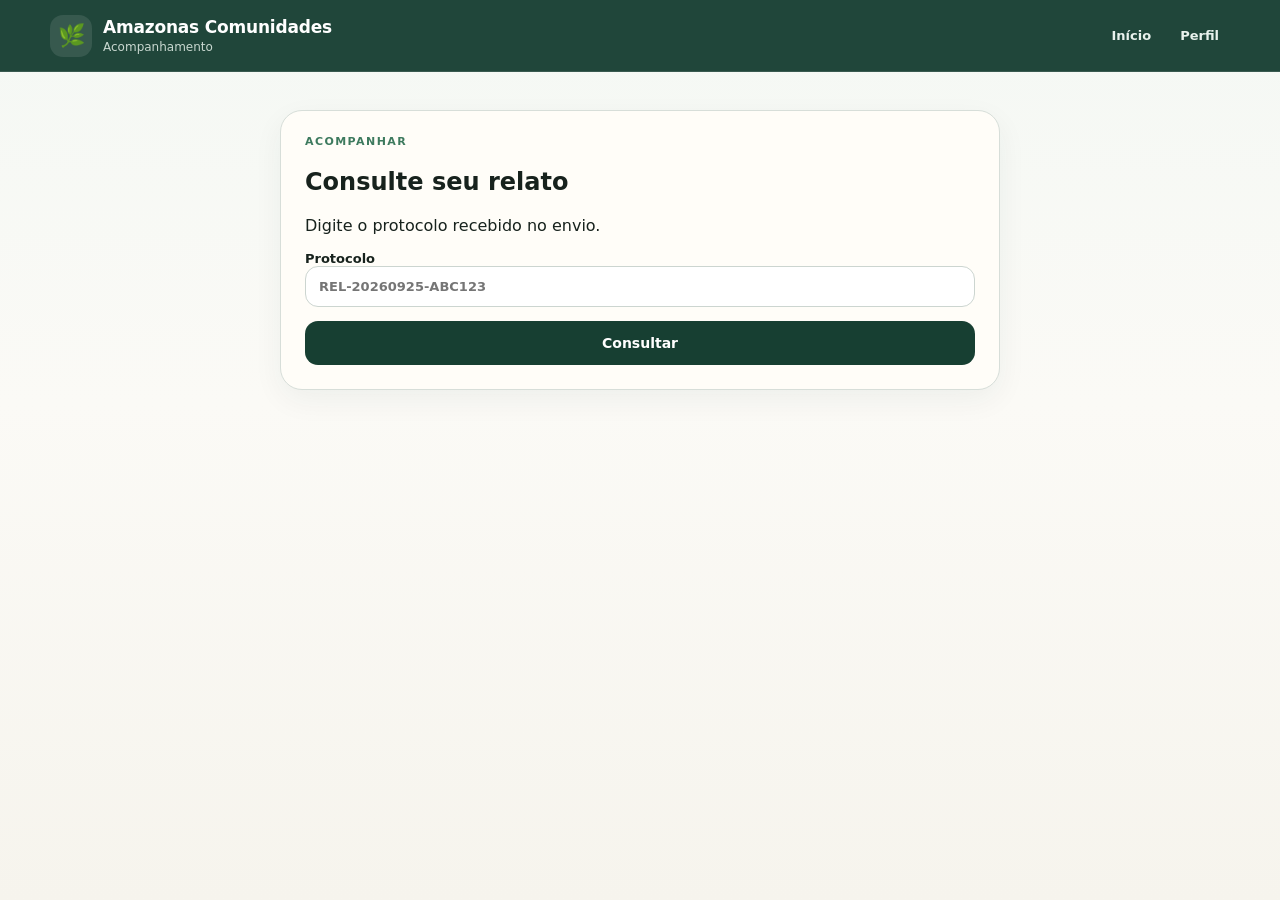
<file: frontend/acompanhar.html>
<!DOCTYPE html>
<html lang="pt-BR"><head><meta charset="UTF-8"><meta name="viewport" content="width=device-width,initial-scale=1.0"><meta name="theme-color" content="#173f32"><link rel="stylesheet" href="style.css?v=final1"><title>Acompanhar relato</title></head>
<body class="community-body">
<header class="topo community-topo"><a class="logo" href="index.html"><span class="logo-icon">🌿</span><div><h1>Amazonas Comunidades</h1><p>Acompanhamento</p></div></a><nav class="topo-nav"><a href="index.html">Início</a><a href="comunidade.html">Perfil</a></nav></header>
<main class="narrow-main">
  <section class="simple-card">
    <p class="pequeno">ACOMPANHAR</p><h2>Consulte seu relato</h2><p>Digite o protocolo recebido no envio.</p>
    <form id="form-acompanhar" class="stack-form"><label>Protocolo<input id="protocolo" placeholder="REL-20260925-ABC123" required></label><button class="btn btn-primary" type="submit">Consultar</button></form>
  </section>
  <section id="resultado-acompanhamento" class="simple-card" hidden></section>
</main>
<script src="common.js"></script><script src="acompanhar.js"></script>
</body></html>
</file>
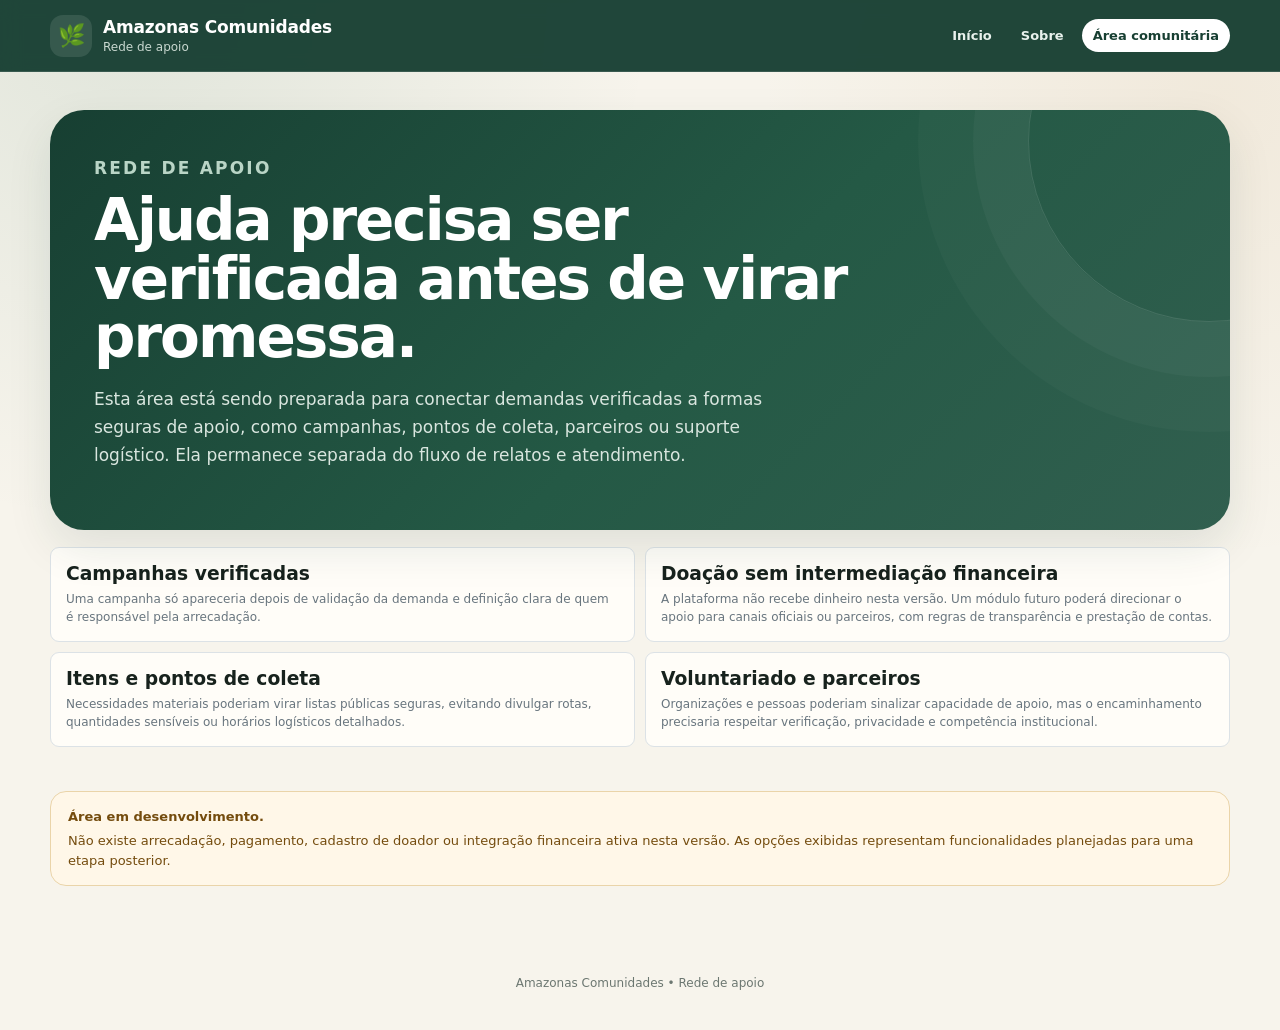
<file: frontend/ajudar.html>
<!DOCTYPE html>
<html lang="pt-BR"><head><meta charset="UTF-8"><meta name="viewport" content="width=device-width,initial-scale=1"><meta name="theme-color" content="#173f32"><link rel="stylesheet" href="style.css?v=8"><title>Quero ajudar - Amazonas Comunidades</title></head>
<body>
<header class="topo"><a class="logo" href="index.html" style="text-decoration:none"><span class="logo-icon">🌿</span><div><h1>Amazonas Comunidades</h1><p>Rede de apoio</p></div></a><nav class="topo-nav"><a href="index.html">Início</a><a href="sobre.html">Sobre</a><a class="nav-cta" href="comunidade.html">Área comunitária</a></nav></header>
<main>
  <section class="hero" style="grid-template-columns:1fr">
    <div class="hero-copy"><p class="eyebrow">REDE DE APOIO</p><h2>Ajuda precisa ser verificada antes de virar promessa.</h2><p>Esta área está sendo preparada para conectar demandas verificadas a formas seguras de apoio, como campanhas, pontos de coleta, parceiros ou suporte logístico. Ela permanece separada do fluxo de relatos e atendimento.</p></div>
  </section>
  <section class="section feature-grid">
    <article class="feature"><h3>Campanhas verificadas</h3><p>Uma campanha só apareceria depois de validação da demanda e definição clara de quem é responsável pela arrecadação.</p></article>
    <article class="feature"><h3>Doação sem intermediação financeira</h3><p>A plataforma não recebe dinheiro nesta versão. Um módulo futuro poderá direcionar o apoio para canais oficiais ou parceiros, com regras de transparência e prestação de contas.</p></article>
    <article class="feature"><h3>Itens e pontos de coleta</h3><p>Necessidades materiais poderiam virar listas públicas seguras, evitando divulgar rotas, quantidades sensíveis ou horários logísticos detalhados.</p></article>
    <article class="feature"><h3>Voluntariado e parceiros</h3><p>Organizações e pessoas poderiam sinalizar capacidade de apoio, mas o encaminhamento precisaria respeitar verificação, privacidade e competência institucional.</p></article>
  </section>
  <section class="section notice warning"><strong>Área em desenvolvimento.</strong><p>Não existe arrecadação, pagamento, cadastro de doador ou integração financeira ativa nesta versão. As opções exibidas representam funcionalidades planejadas para uma etapa posterior.</p></section>
</main><footer>Amazonas Comunidades • Rede de apoio</footer>
<script src="common.js"></script></body></html>
</file>
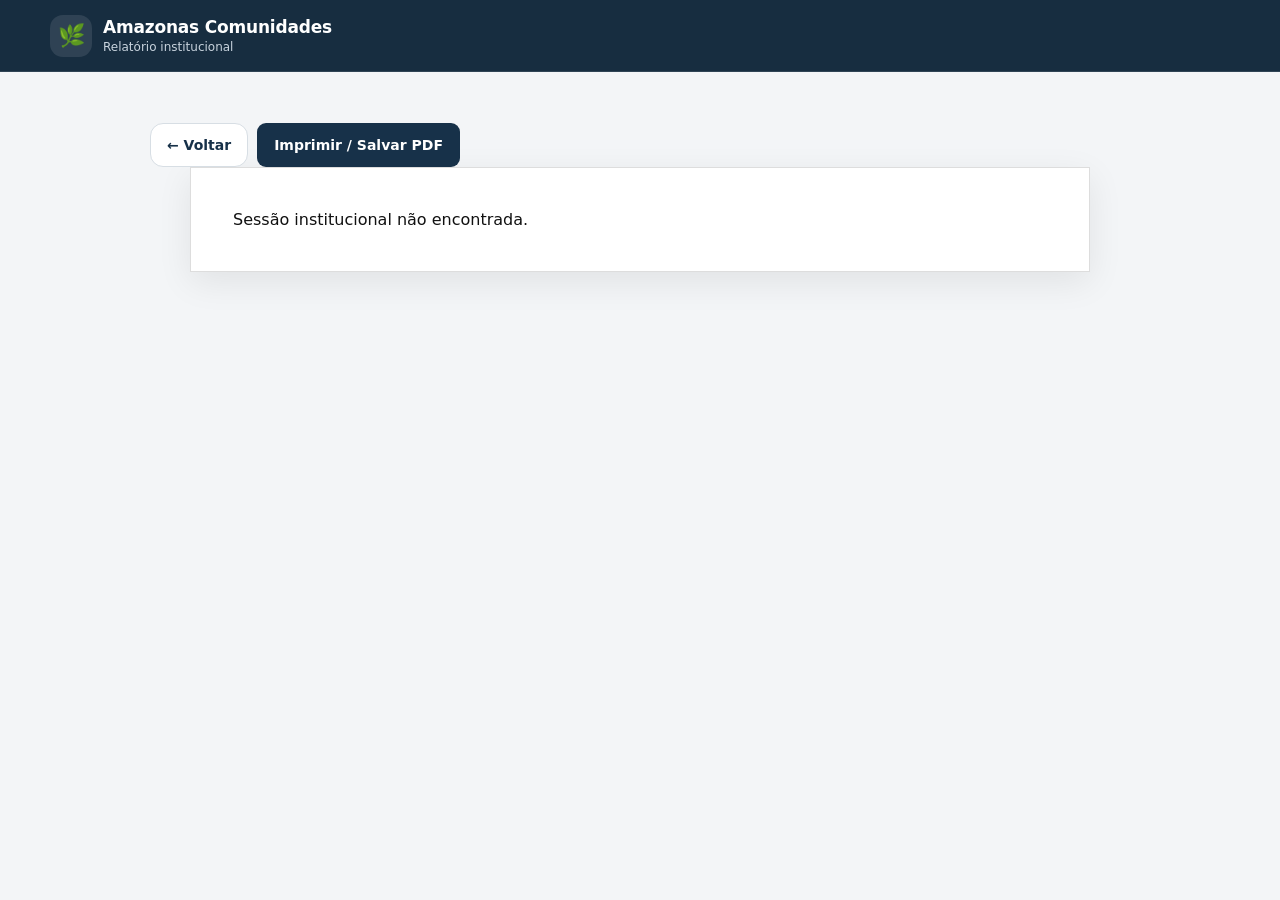
<file: frontend/relatorio_formal.html>
<!DOCTYPE html>
<html lang="pt-BR"><head><meta charset="UTF-8"><meta name="viewport" content="width=device-width,initial-scale=1"><link rel="stylesheet" href="style.css?v=8"><title>Relatório institucional</title></head>
<body class="pagina-relatorio institutional-body"><header class="topo no-print"><a class="logo" href="instituicao.html" style="text-decoration:none"><span class="logo-icon">🌿</span><div><h1>Amazonas Comunidades</h1><p>Relatório institucional</p></div></a></header><main><div class="no-print acoes-linha"><button class="voltar" onclick="history.back()">← Voltar</button><button class="btn btn-primary" onclick="window.print()">Imprimir / Salvar PDF</button></div><article id="relatorio-documento" class="relatorio-documento">Carregando...</article></main><script src="common.js"></script><script src="relatorio_formal.js"></script></body></html>
</file>
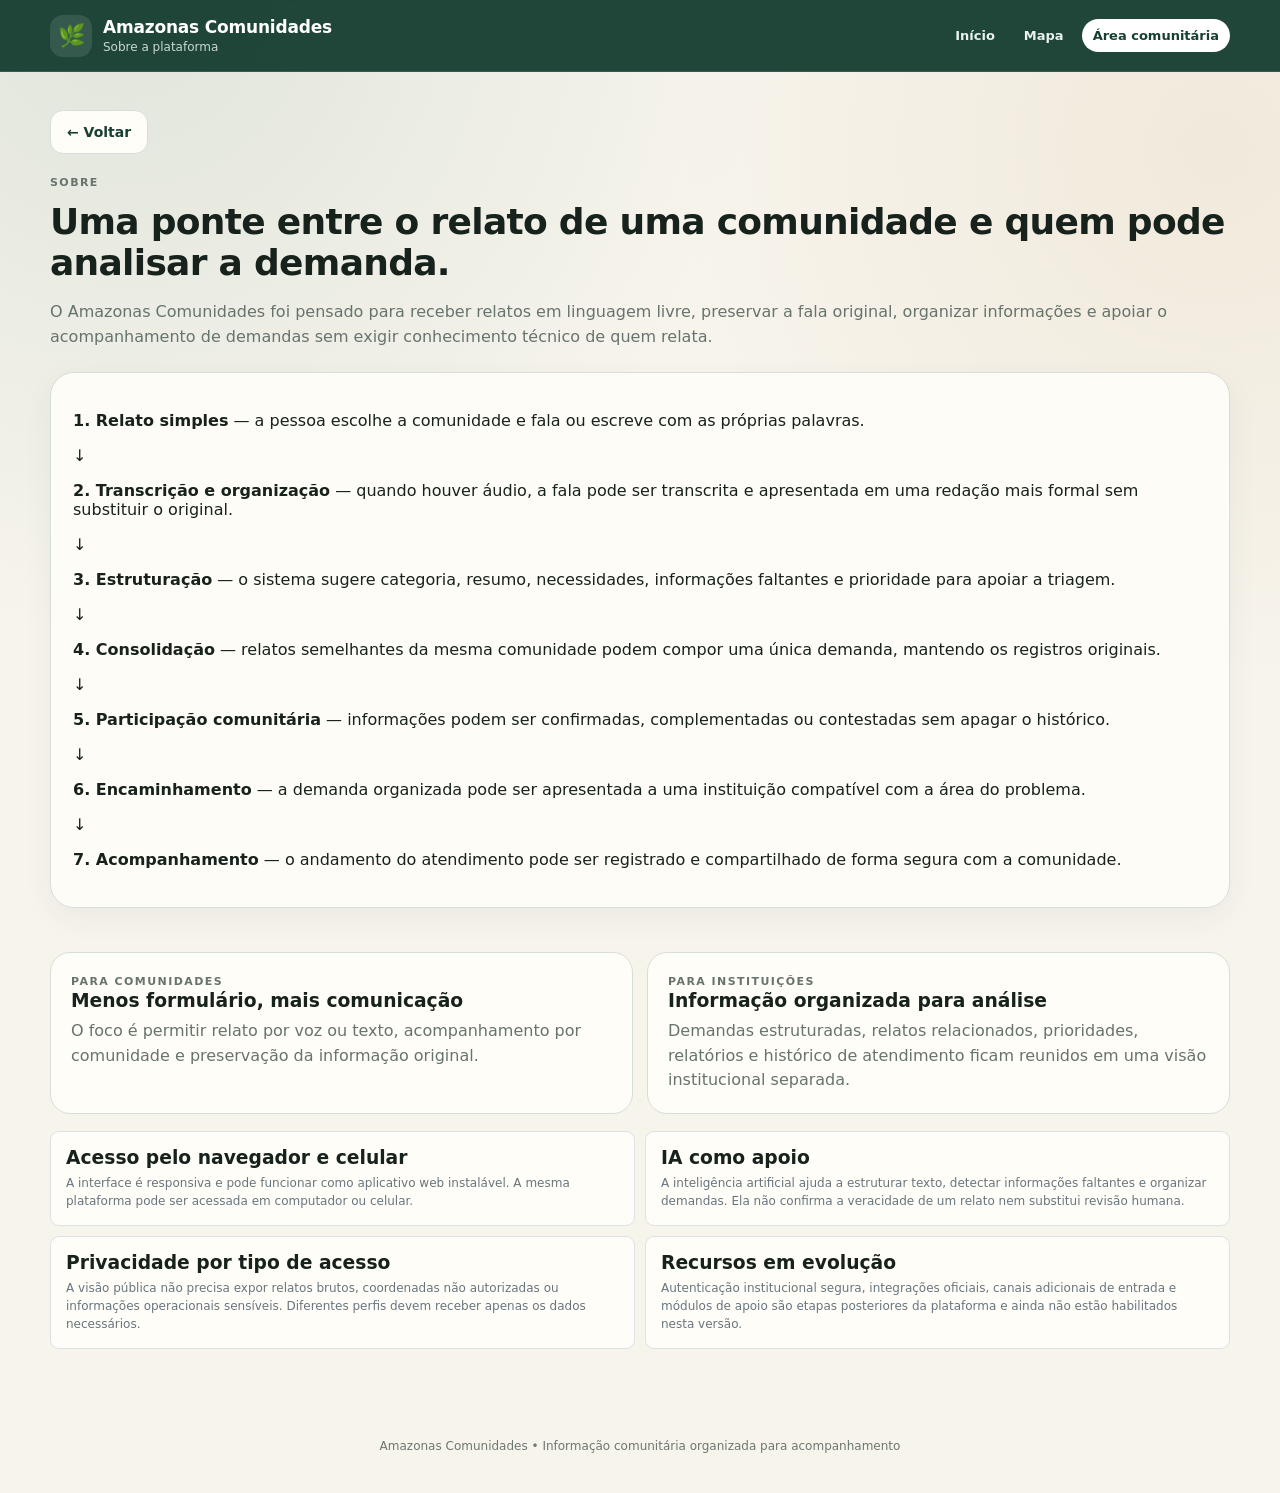
<file: frontend/sobre.html>
<!DOCTYPE html>
<html lang="pt-BR">
<head>
  <meta charset="UTF-8">
  <meta name="viewport" content="width=device-width,initial-scale=1">
  <meta name="theme-color" content="#173f32">
  <link rel="stylesheet" href="style.css?v=8">
  <title>Sobre - Amazonas Comunidades</title>
</head>
<body>
<header class="topo">
  <a class="logo" href="index.html" style="text-decoration:none"><span class="logo-icon">🌿</span><div><h1>Amazonas Comunidades</h1><p>Sobre a plataforma</p></div></a>
  <nav class="topo-nav"><a href="index.html">Início</a><a href="mapa.html">Mapa</a><a class="nav-cta" href="comunidade.html">Área comunitária</a></nav>
</header>
<main>
  <section class="boas-vindas">
    <a class="voltar" href="index.html">← Voltar</a>
    <p class="pequeno">SOBRE</p>
    <h2>Uma ponte entre o relato de uma comunidade e quem pode analisar a demanda.</h2>
    <p>O Amazonas Comunidades foi pensado para receber relatos em linguagem livre, preservar a fala original, organizar informações e apoiar o acompanhamento de demandas sem exigir conhecimento técnico de quem relata.</p>
  </section>

  <section class="painel-detalhe fluxo-visual">
    <p><strong>1. Relato simples</strong> — a pessoa escolhe a comunidade e fala ou escreve com as próprias palavras.</p><p>↓</p>
    <p><strong>2. Transcrição e organização</strong> — quando houver áudio, a fala pode ser transcrita e apresentada em uma redação mais formal sem substituir o original.</p><p>↓</p>
    <p><strong>3. Estruturação</strong> — o sistema sugere categoria, resumo, necessidades, informações faltantes e prioridade para apoiar a triagem.</p><p>↓</p>
    <p><strong>4. Consolidação</strong> — relatos semelhantes da mesma comunidade podem compor uma única demanda, mantendo os registros originais.</p><p>↓</p>
    <p><strong>5. Participação comunitária</strong> — informações podem ser confirmadas, complementadas ou contestadas sem apagar o histórico.</p><p>↓</p>
    <p><strong>6. Encaminhamento</strong> — a demanda organizada pode ser apresentada a uma instituição compatível com a área do problema.</p><p>↓</p>
    <p><strong>7. Acompanhamento</strong> — o andamento do atendimento pode ser registrado e compartilhado de forma segura com a comunidade.</p>
  </section>

  <section class="section business-strip">
    <article class="business-card"><p class="pequeno">PARA COMUNIDADES</p><h3>Menos formulário, mais comunicação</h3><p>O foco é permitir relato por voz ou texto, acompanhamento por comunidade e preservação da informação original.</p></article>
    <article class="business-card"><p class="pequeno">PARA INSTITUIÇÕES</p><h3>Informação organizada para análise</h3><p>Demandas estruturadas, relatos relacionados, prioridades, relatórios e histórico de atendimento ficam reunidos em uma visão institucional separada.</p></article>
  </section>

  <section class="section feature-grid">
    <article class="feature"><h3>Acesso pelo navegador e celular</h3><p>A interface é responsiva e pode funcionar como aplicativo web instalável. A mesma plataforma pode ser acessada em computador ou celular.</p></article>
    <article class="feature"><h3>IA como apoio</h3><p>A inteligência artificial ajuda a estruturar texto, detectar informações faltantes e organizar demandas. Ela não confirma a veracidade de um relato nem substitui revisão humana.</p></article>
    <article class="feature"><h3>Privacidade por tipo de acesso</h3><p>A visão pública não precisa expor relatos brutos, coordenadas não autorizadas ou informações operacionais sensíveis. Diferentes perfis devem receber apenas os dados necessários.</p></article>
    <article class="feature"><h3>Recursos em evolução</h3><p>Autenticação institucional segura, integrações oficiais, canais adicionais de entrada e módulos de apoio são etapas posteriores da plataforma e ainda não estão habilitados nesta versão.</p></article>
  </section>
</main>
<footer>Amazonas Comunidades • Informação comunitária organizada para acompanhamento</footer>
<script src="common.js"></script>
</body>
</html>
</file>
<file: frontend/style.css>
:root {
  --forest: #173f32;
  --forest-2: #215845;
  --leaf: #3d7a5e;
  --mint: #dcebe2;
  --cream: #f7f4ec;
  --paper: #fffdf8;
  --sand: #e9dfcb;
  --ink: #17221d;
  --muted: #66746d;
  --line: #d7ded9;
  --danger: #a33b35;
  --warning: #a66a18;
  --info: #2b6e88;
  --shadow: 0 18px 45px rgba(23, 63, 50, .10);
  --radius: 24px;
  --radius-sm: 14px;
}

* { box-sizing: border-box; }
html { scroll-behavior: smooth; }
body {
  margin: 0;
  min-height: 100vh;
  font-family: Inter, ui-sans-serif, system-ui, -apple-system, BlinkMacSystemFont, "Segoe UI", sans-serif;
  background:
    radial-gradient(circle at 10% 0%, rgba(61,122,94,.12), transparent 34%),
    radial-gradient(circle at 95% 10%, rgba(166,106,24,.08), transparent 30%),
    var(--cream);
  color: var(--ink);
}
a { color: inherit; }
button, input, select, textarea { font: inherit; }
button { cursor: pointer; }
[hidden] { display: none !important; }

.topo {
  position: sticky;
  top: 0;
  z-index: 50;
  display: flex;
  align-items: center;
  justify-content: space-between;
  gap: 18px;
  min-height: 72px;
  padding: 12px max(20px, calc((100vw - 1180px)/2));
  background: rgba(23,63,50,.96);
  color: white;
  border-bottom: 1px solid rgba(255,255,255,.11);
  backdrop-filter: blur(10px);
}
.logo { display: flex; align-items: center; gap: 11px; min-width: 0; }
.logo-icon {
  width: 42px; height: 42px; border-radius: 13px;
  display: grid; place-items: center;
  background: rgba(255,255,255,.1); font-size: 22px;
}
.logo h1 { margin: 0; font-size: 17px; letter-spacing: -.2px; }
.logo p { margin: 3px 0 0; color: #c9d8d0; font-size: 12px; }
.topo-nav { display: flex; align-items: center; gap: 7px; flex-wrap: wrap; }
.topo-nav a, .topo-nav button {
  border: 0; background: transparent; color: #e9f2ed; text-decoration: none;
  padding: 9px 11px; border-radius: 999px; font-size: 13px; font-weight: 700;
}
.topo-nav a:hover, .topo-nav button:hover { background: rgba(255,255,255,.1); }
.topo-nav .nav-cta { background: #fff; color: var(--forest); }

main { width: min(1180px, calc(100% - 32px)); margin: 0 auto; padding: 38px 0 64px; }
footer { color: #6c7771; text-align: center; padding: 26px 16px 40px; font-size: 12px; }

.hero {
  display: grid;
  grid-template-columns: 1.18fr .82fr;
  gap: 28px;
  align-items: stretch;
  padding: 44px;
  border-radius: 34px;
  background: linear-gradient(135deg, var(--forest) 0%, #245945 55%, #315f4f 100%);
  color: white;
  box-shadow: var(--shadow);
  overflow: hidden;
  position: relative;
}
.hero::after {
  content: ""; position: absolute; width: 360px; height: 360px; border-radius: 50%;
  border: 1px solid rgba(255,255,255,.12); right: -160px; top: -150px;
  box-shadow: 0 0 0 55px rgba(255,255,255,.03), 0 0 0 110px rgba(255,255,255,.025);
}
.hero-copy, .hero-panel { position: relative; z-index: 1; }
.eyebrow, .pequeno {
  margin: 0 0 9px; text-transform: uppercase; letter-spacing: .13em;
  font-size: 11px; font-weight: 800; color: var(--leaf);
}
.hero .eyebrow { color: #b9d5c6; }
.hero h2 { font-size: clamp(34px, 5vw, 58px); line-height: 1.01; letter-spacing: -2px; margin: 0 0 18px; max-width: 780px; }
.hero p { color: #d9e6df; font-size: 17px; line-height: 1.65; max-width: 720px; }
.hero-actions { display: flex; flex-wrap: wrap; gap: 10px; margin-top: 25px; }
.btn, .botao-enviar, .botao-secundario, .link-acao, .voltar {
  display: inline-flex; align-items: center; justify-content: center; gap: 8px;
  min-height: 44px; padding: 10px 16px; border-radius: 13px;
  border: 1px solid transparent; text-decoration: none; font-weight: 800; font-size: 14px;
}
.btn-primary, .botao-enviar { background: var(--forest); color: white; }
.hero .btn-primary { background: white; color: var(--forest); }
.btn-secondary, .botao-secundario, .voltar { background: var(--paper); color: var(--forest); border-color: var(--line); }
.hero .btn-secondary { background: rgba(255,255,255,.08); color: white; border-color: rgba(255,255,255,.22); }
.btn-ghost { background: transparent; color: var(--forest); border-color: var(--line); }
.btn-danger { background: #fff1ef; color: var(--danger); border-color: #ecc8c3; }
.compacto { min-height: 38px; padding: 8px 12px; }

.hero-panel {
  align-self: center;
  background: rgba(255,255,255,.095);
  border: 1px solid rgba(255,255,255,.15);
  border-radius: 26px;
  padding: 22px;
  backdrop-filter: blur(6px);
}
.hero-panel h3 { margin: 0 0 15px; }
.flow-mini { display: grid; gap: 10px; }
.flow-mini div { display: flex; gap: 11px; align-items: flex-start; }
.flow-mini span { width: 28px; height: 28px; border-radius: 9px; background: rgba(255,255,255,.12); display: grid; place-items: center; flex: 0 0 28px; font-weight: 800; }
.flow-mini p { margin: 2px 0 0; font-size: 13px; line-height: 1.4; }

.section { margin-top: 44px; }
.section-head { display: flex; justify-content: space-between; align-items: end; gap: 20px; margin-bottom: 17px; }
.section-head h2, .boas-vindas h2 { margin: 0; font-size: clamp(25px, 3vw, 36px); letter-spacing: -.7px; }
.section-head p, .boas-vindas p { color: var(--muted); line-height: 1.6; }

.audience-grid, .acoes, .grade-3 { display: grid; grid-template-columns: repeat(3, 1fr); gap: 16px; }
.audience-card, .card-acao, .panel, .painel-detalhe, .filtros, .mapa-painel, .comunidades-mapa {
  background: rgba(255,253,248,.92);
  border: 1px solid var(--line);
  border-radius: var(--radius);
  box-shadow: 0 10px 30px rgba(23,63,50,.055);
}
.audience-card { padding: 24px; text-decoration: none; transition: .2s ease; }
.audience-card:hover { transform: translateY(-3px); border-color: #9db9aa; box-shadow: var(--shadow); }
.audience-icon { width: 48px; height: 48px; display: grid; place-items: center; border-radius: 16px; background: var(--mint); font-size: 23px; margin-bottom: 18px; }
.audience-card h3 { margin: 0 0 8px; font-size: 19px; }
.audience-card p { margin: 0 0 18px; color: var(--muted); line-height: 1.55; font-size: 14px; }
.audience-card .arrow { color: var(--forest); font-weight: 850; font-size: 13px; }

.stat-grid, .indicadores { display: grid; grid-template-columns: repeat(4, 1fr); gap: 12px; }
.stat-card, .indicador { background: var(--paper); border: 1px solid var(--line); border-radius: 18px; padding: 18px; }
.stat-card strong, .indicador strong { font-size: 27px; display: block; color: var(--forest); }
.stat-card span, .indicador p { color: var(--muted); font-size: 12px; margin: 4px 0 0; }

.notice, .aviso-privacidade, .callout {
  border-radius: 16px; padding: 15px 17px; border: 1px solid #cddbd3; background: #edf6f0;
  color: #264b3a; line-height: 1.5; font-size: 13px;
}
.notice.warning { background: #fff7e8; border-color: #ead4a9; color: #744c0e; }
.notice.info { background: #eef6f8; border-color: #c9dde4; color: #275b6e; }
.notice p, .aviso-privacidade p { margin: 5px 0 0; }

.boas-vindas { margin-bottom: 22px; }
.boas-vindas .voltar { margin-bottom: 20px; }

.portal-hero {
  display: grid; grid-template-columns: 1fr auto; gap: 22px; align-items: center;
  background: var(--paper); border: 1px solid var(--line); border-radius: 28px; padding: 28px;
}
.portal-hero h2 { margin: 0 0 8px; font-size: 30px; }
.portal-hero p { color: var(--muted); margin: 0; line-height: 1.55; }
.portal-actions { display: flex; flex-wrap: wrap; gap: 9px; }

.card-acao {
  position: relative; display: flex; gap: 14px; align-items: flex-start; padding: 20px; text-align: left;
  color: var(--ink); transition: .2s; border-left: 4px solid #97b5a4;
}
.card-acao:hover { transform: translateY(-2px); border-color: #9eb9ab; }
.card-acao .icone { width: 42px; height: 42px; flex: 0 0 42px; border-radius: 14px; background: var(--mint); display: grid; place-items: center; }
.card-acao h3 { margin: 1px 0 6px; font-size: 17px; }
.card-acao p { margin: 0; color: var(--muted); font-size: 13px; line-height: 1.5; }
.contador { margin-left: auto; background: var(--forest); color: white; border-radius: 999px; min-width: 27px; height: 27px; display: grid; place-items: center; padding: 0 8px; font-size: 11px; font-weight: 800; }

.form-shell { display: grid; grid-template-columns: minmax(0, 1fr) 320px; gap: 20px; align-items: start; }
.form-card, .side-card { background: var(--paper); border: 1px solid var(--line); border-radius: 24px; padding: 24px; }
.form-card h3, .side-card h3 { margin: 0 0 8px; }
.side-card { position: sticky; top: 92px; }
.step-badge { width: 32px; height: 32px; display: grid; place-items: center; border-radius: 10px; background: var(--forest); color: white; font-weight: 850; font-size: 13px; }
.form-section { padding: 0 0 25px; margin-bottom: 25px; border-bottom: 1px solid #e3e7e4; }
.form-section:last-child { border-bottom: 0; margin-bottom: 0; padding-bottom: 0; }
.form-section-title { display: flex; gap: 12px; align-items: flex-start; margin-bottom: 17px; }
.form-section-title h3 { margin: 2px 0 4px; }
.form-section-title p { margin: 0; color: var(--muted); font-size: 13px; }

label { display: block; margin: 0 0 7px; font-size: 13px; font-weight: 800; }
input, select, textarea {
  width: 100%; border: 1px solid #ccd5d0; border-radius: 13px; background: #fff;
  color: var(--ink); padding: 12px 13px; outline: none; transition: .15s;
}
input:focus, select:focus, textarea:focus { border-color: var(--leaf); box-shadow: 0 0 0 3px rgba(61,122,94,.10); }
textarea { min-height: 150px; resize: vertical; line-height: 1.55; }
.field { margin-bottom: 15px; }
.field-row, .grade-2 { display: grid; grid-template-columns: repeat(2, 1fr); gap: 14px; }
.help { color: var(--muted); font-size: 12px; line-height: 1.45; margin-top: 6px; }

.mode-tabs { display: grid; grid-template-columns: 1fr 1fr; gap: 8px; padding: 6px; background: #eef2ef; border-radius: 15px; margin-bottom: 16px; }
.mode-tab { border: 0; background: transparent; color: #5b6861; border-radius: 11px; padding: 10px; font-weight: 800; }
.mode-tab.active { background: white; color: var(--forest); box-shadow: 0 3px 12px rgba(0,0,0,.06); }
.audio-box { border: 1px dashed #a8bdb1; border-radius: 18px; padding: 20px; text-align: center; background: #f5faf7; }
.audio-circle { width: 66px; height: 66px; display: grid; place-items: center; margin: 0 auto 12px; border-radius: 50%; background: var(--forest); color: white; font-size: 25px; }
.audio-actions, .acoes-linha { display: flex; flex-wrap: wrap; gap: 9px; align-items: center; margin-top: 13px; }
audio { width: 100%; margin-top: 12px; }
.status-text { font-size: 12px; color: var(--muted); margin-top: 9px; min-height: 18px; }

.formal-preview { display: grid; grid-template-columns: 1fr 1fr; gap: 12px; margin-top: 14px; }
.text-preview { background: #f7f9f7; border: 1px solid var(--line); border-radius: 15px; padding: 14px; }
.text-preview h4 { margin: 0 0 8px; font-size: 12px; text-transform: uppercase; letter-spacing: .08em; color: var(--muted); }
.text-preview p { margin: 0; white-space: pre-wrap; line-height: 1.5; font-size: 13px; }

.modal-backdrop { position: fixed; inset: 0; z-index: 100; display: grid; place-items: center; padding: 18px; background: rgba(12,28,22,.56); }
.modal { width: min(720px, 100%); max-height: 90vh; overflow: auto; background: var(--paper); border-radius: 24px; padding: 24px; box-shadow: 0 30px 80px rgba(0,0,0,.24); }
.modal-head { display: flex; justify-content: space-between; gap: 15px; align-items: center; margin-bottom: 18px; }
.modal-head h3 { margin: 0; }
.icon-btn { width: 38px; height: 38px; border: 1px solid var(--line); background: white; border-radius: 12px; }
#mapa-cadastro-comunidade { height: 260px; border-radius: 16px; overflow: hidden; border: 1px solid var(--line); margin: 10px 0; }

.lista-demandas, .lista-alertas, .lista-comunidades, .lista-simples { display: grid; gap: 12px; }
.demanda-card, .alerta-card, .comunidade-card, .lista-simples article {
  background: var(--paper); border: 1px solid var(--line); border-radius: 18px; padding: 18px;
}
.demanda-card { display: grid; grid-template-columns: 1fr auto; gap: 14px; align-items: start; }
.demanda-card h3, .alerta-card h3 { margin: 0 0 7px; }
.demanda-card p, .alerta-card p, .lista-simples p { color: var(--muted); line-height: 1.5; }
.demanda-meta { display: flex; flex-wrap: wrap; gap: 7px; margin-top: 11px; }
.demanda-meta span, .tag { border-radius: 999px; padding: 6px 9px; background: #eef3ef; color: #425149; font-size: 11px; font-weight: 750; }
.demanda-meta.grande { gap: 9px; }

.badge { display: inline-flex; align-items: center; gap: 5px; border-radius: 999px; padding: 6px 9px; font-size: 11px; font-weight: 850; }
.badge.vermelho { background: #fdebea; color: #8e2d29; }
.badge.laranja { background: #fff1dc; color: #855610; }
.badge.amarelo { background: #fff8da; color: #78640c; }
.badge.verde { background: #e7f5eb; color: #2c6641; }
.badge.azul { background: #e7f2f6; color: #2b6175; }

.filtros { padding: 14px; display: grid; grid-template-columns: 1fr 1fr auto; gap: 10px; margin-bottom: 16px; }
.estado-vazio { text-align: center; padding: 35px 20px; background: var(--paper); border: 1px dashed #bcc8c1; border-radius: 18px; color: var(--muted); }
.muted { color: var(--muted); }

.painel-detalhe { padding: 22px; margin-bottom: 15px; }
.painel-detalhe h3 { margin: 0 0 10px; }
.painel-detalhe ul { padding-left: 20px; }
.painel-detalhe li { margin-bottom: 7px; line-height: 1.45; }
.titulo-secao { display: flex; justify-content: space-between; gap: 16px; align-items: end; margin-bottom: 14px; }
.titulo-secao h2, .titulo-secao h3 { margin: 0; }

.timeline { border-left: 2px solid #cbd8d0; padding-left: 18px; display: grid; gap: 15px; }
.timeline-item { position: relative; }
.timeline-item::before { content: ""; position: absolute; left: -24px; top: 4px; width: 10px; height: 10px; background: var(--forest); border-radius: 50%; border: 3px solid var(--paper); }
.timeline-item p { margin: 4px 0; color: var(--muted); }
.timeline-item small, .lista-simples small { color: #79857f; }

.mapa-painel, .comunidades-mapa { padding: 20px; margin-bottom: 18px; }
.mapa-area { height: 520px; border-radius: 18px; overflow: hidden; margin-top: 14px; }
.mapa-legenda { display: flex; flex-wrap: wrap; gap: 12px; margin-bottom: 14px; }
.mapa-legenda > div { display: flex; gap: 7px; align-items: center; font-size: 12px; color: var(--muted); }
.bolinha { width: 10px; height: 10px; border-radius: 50%; display: inline-block; }
.bolinha.verde { background: #4b8d66; }.bolinha.amarela { background: #d5a940; }.bolinha.vermelha { background: #c45650; }.bolinha.cinza { background: #87918c; }.bolinha.azul { background:#4d8197; }

.login-shell { min-height: calc(100vh - 160px); display: grid; place-items: center; }
.login-card { width: min(520px, 100%); background: var(--paper); border: 1px solid var(--line); border-radius: 28px; padding: 28px; box-shadow: var(--shadow); }
.login-card h2 { margin: 0 0 8px; }
.login-card > p { color: var(--muted); line-height: 1.5; }

.institution-head { display: flex; justify-content: space-between; align-items: start; gap: 16px; margin-bottom: 20px; }
.institution-head h2 { margin: 0 0 5px; }
.kpi-grid { display: grid; grid-template-columns: repeat(3, 1fr); gap: 12px; margin: 17px 0 25px; }
.kpi { background: var(--paper); border: 1px solid var(--line); border-radius: 18px; padding: 17px; }
.kpi strong { display:block; font-size: 25px; color: var(--forest); }
.kpi span { color: var(--muted); font-size: 12px; }

.feature-grid { display: grid; grid-template-columns: repeat(2,1fr); gap: 16px; }
.feature { padding: 21px; border: 1px solid var(--line); border-radius: 20px; background: var(--paper); }
.feature h3 { margin: 0 0 8px; }
.feature p { margin: 0; color: var(--muted); line-height: 1.55; }

.relatorio-documento { background: white; color: #111; max-width: 900px; margin: 0 auto; padding: 42px; border: 1px solid #ddd; box-shadow: 0 10px 35px rgba(0,0,0,.08); }
.pagina-relatorio main { max-width: 980px; }

.success-card { padding: 30px; text-align: center; background: var(--paper); border: 1px solid var(--line); border-radius: 24px; }
.success-icon { width: 62px; height: 62px; display: grid; place-items: center; border-radius: 50%; background: var(--mint); margin: 0 auto 13px; font-size: 27px; }
.success-card h2 { margin: 0 0 8px; }
.success-card p { color: var(--muted); }

.business-strip { display:grid; grid-template-columns: 1fr 1fr; gap:14px; }
.business-card { border:1px solid var(--line); border-radius:20px; padding:20px; background:var(--paper); }
.business-card h3{margin:0 0 8px}.business-card p{margin:0;color:var(--muted);line-height:1.55}

@media (max-width: 900px) {
  .hero { grid-template-columns: 1fr; padding: 31px; }
  .audience-grid, .acoes, .grade-3 { grid-template-columns: 1fr; }
  .stat-grid, .indicadores { grid-template-columns: repeat(2,1fr); }
  .form-shell { grid-template-columns: 1fr; }
  .side-card { position: static; }
  .portal-hero { grid-template-columns: 1fr; }
  .institution-head { flex-direction: column; }
  .feature-grid, .business-strip { grid-template-columns: 1fr; }
}

@media (max-width: 680px) {
  .topo { position: static; padding: 12px 16px; align-items: flex-start; }
  .logo p { display:none; }
  .topo-nav { justify-content: flex-end; }
  .topo-nav a:not(.nav-cta), .topo-nav button:not(.nav-cta) { display:none; }
  main { width: min(100% - 22px, 1180px); padding-top: 22px; }
  .hero { padding: 25px 20px; border-radius: 25px; }
  .hero h2 { letter-spacing: -1.2px; }
  .hero p { font-size: 15px; }
  .field-row, .grade-2, .formal-preview { grid-template-columns: 1fr; }
  .filtros { grid-template-columns: 1fr; }
  .demanda-card { grid-template-columns: 1fr; }
  .stat-grid, .indicadores, .kpi-grid { grid-template-columns: 1fr 1fr; }
  .mapa-area { height: 430px; }
  .relatorio-documento { padding: 20px; }
}

@media print {
  body { background: white; }
  .no-print, .topo, footer { display: none !important; }
  main { width: 100%; padding: 0; }
  .relatorio-documento { border:0; box-shadow:none; max-width:none; padding:0; }
}
.comunidade-item { background: var(--paper); border: 1px solid var(--line); border-radius: 16px; padding: 15px; }
.comunidade-item p, .comunidade-item small { color: var(--muted); }
.comunidade-status { display:flex;align-items:center;gap:8px; }

.home-institutional {
  display: flex;
  justify-content: space-between;
  align-items: center;
  gap: 24px;
  background: linear-gradient(135deg, #edf6f0 0%, #f9fbf8 100%);
}
.home-institutional > div { max-width: 780px; }
.home-institutional strong { display: block; font-size: 22px; color: var(--forest); }
.home-institutional p { margin: 7px 0 0; color: var(--muted); line-height: 1.55; }
@media (max-width: 680px) {
  .home-institutional { flex-direction: column; align-items: stretch; }
  .home-institutional .btn { width: 100%; }
}

/* Diferenças visuais entre a área comunitária e a área institucional */
.audio-confirm {
  margin-top: 16px;
  padding: 16px;
  border-radius: 16px;
  background: #fff;
  border: 1px solid #cfdad3;
}
.audio-confirm p { margin: 6px 0 0; color: var(--muted); font-size: 13px; }

.community-actions { grid-template-columns: repeat(4, 1fr); }
.community-tabs {
  display: flex;
  gap: 8px;
  padding: 6px;
  margin: 12px 0 16px;
  border-radius: 16px;
  background: #eaf2ed;
  overflow-x: auto;
}
.community-tab {
  border: 0;
  background: transparent;
  color: #59665f;
  padding: 10px 15px;
  border-radius: 11px;
  font-weight: 800;
  white-space: nowrap;
}
.community-tab.active { background: #fff; color: var(--forest); box-shadow: 0 3px 12px rgba(0,0,0,.06); }
.community-feed-item { display: grid !important; grid-template-columns: 44px 1fr; gap: 12px; align-items: start; }
.feed-icon { width: 44px; height: 44px; display: grid; place-items: center; border-radius: 14px; background: var(--mint); font-size: 20px; }

body.institutional-body {
  --forest: #173149;
  --forest-2: #1f4564;
  --leaf: #476e8d;
  --mint: #e7edf2;
  --cream: #f3f5f7;
  --paper: #ffffff;
  --ink: #16212b;
  --muted: #66727c;
  --line: #d7dee4;
  background: #f3f5f7;
}
.institutional-body .topo { background: #172d40; }
.institutional-body .logo p { color: #c8d3dd; }
.institutional-body .institution-head,
.institutional-body .institucional-card,
.institutional-body .institutional-panel,
.institutional-body .kpi,
.institutional-body .feature,
.institutional-body .login-card {
  border-radius: 12px;
  box-shadow: none;
}
.institutional-body .institution-head {
  background: #fff;
  border: 1px solid var(--line);
  padding: 24px;
}
.institutional-body .demanda-card { border-left: 3px solid #315f7c; }
.institutional-body .btn { border-radius: 9px; }
.institutional-body input,
.institutional-body select,
.institutional-body textarea { border-radius: 8px; }

@media (max-width: 900px) {
  .community-actions { grid-template-columns: repeat(2, 1fr); }
}
@media (max-width: 680px) {
  .community-actions { grid-template-columns: 1fr; }
  .community-hero { padding: 22px 18px; }
  .audio-confirm .btn { width: 100%; }
}

/* =========================================================
   EXPERIÊNCIAS POR PERFIL — interface pública, comunitária e institucional
   ========================================================= */

/* Portal público */
.public-body {
  background:
    radial-gradient(circle at 8% 8%, rgba(78, 139, 103, .16), transparent 26%),
    linear-gradient(180deg, #f7f4ec 0%, #fbfaf6 55%, #f2f5f0 100%);
}
.public-topo { background: rgba(23,63,50,.93); }
.public-main { width: min(1220px, calc(100% - 32px)); padding-top: 28px; }
.public-hero {
  min-height: 520px;
  display: grid;
  grid-template-columns: 1.02fr .98fr;
  gap: 26px;
  align-items: center;
  overflow: hidden;
  position: relative;
  border-radius: 36px;
  padding: 48px;
  background: linear-gradient(135deg, #173f32 0%, #1e5541 58%, #2d7656 100%);
  box-shadow: 0 24px 70px rgba(23,63,50,.16);
  color: white;
}
.public-hero::before {
  content: "";
  position: absolute;
  inset: 0;
  background: radial-gradient(circle at 85% 10%, rgba(255,255,255,.13), transparent 22%);
  pointer-events: none;
}
.public-hero-copy, .public-hero-visual { position: relative; z-index: 1; }
.public-kicker { display: inline-flex; padding: 7px 11px; border-radius: 999px; background: rgba(255,255,255,.10); color: #d9eee2; font-weight: 850; font-size: 11px; letter-spacing: .14em; }
.public-hero h2 { margin: 18px 0 16px; max-width: 700px; font-size: clamp(38px,5vw,66px); line-height: .98; letter-spacing: -2.2px; }
.public-hero-copy > p { max-width: 650px; color: #d7e8df; font-size: 17px; line-height: 1.65; }
.public-main-actions { display: grid; grid-template-columns: 1fr 1fr; gap: 11px; margin-top: 28px; }
.public-action { display: flex; gap: 13px; align-items: center; padding: 16px; border: 1px solid rgba(255,255,255,.2); border-radius: 18px; text-decoration: none; color: white; background: rgba(255,255,255,.075); transition: .2s ease; }
.public-action:hover { transform: translateY(-2px); background: rgba(255,255,255,.12); }
.public-action.primary { background: white; color: var(--forest); border-color: white; }
.public-action > span { width: 42px; height: 42px; display:grid; place-items:center; border-radius:14px; font-size:21px; background: rgba(255,255,255,.12); }
.public-action.primary > span { background: #edf5ef; }
.public-action strong { display:block; font-size:14px; }
.public-action small { display:block; margin-top:3px; opacity:.78; font-size:11px; }
.public-track-link { display:inline-block; margin-top:18px; color:#d7e8df; font-size:13px; text-decoration:none; }
.public-track-link strong { color:white; }
.public-hero-visual { min-height: 400px; }
.river-line { position:absolute; border:2px solid rgba(255,255,255,.14); border-radius:50%; transform:rotate(-14deg); }
.river-one { width:430px; height:220px; right:-80px; top:68px; }
.river-two { width:520px; height:270px; right:-125px; top:110px; border-color:rgba(255,255,255,.08); }
.community-orbit { position:absolute; width:154px; height:154px; border-radius:50%; background:rgba(255,255,255,.12); border:1px solid rgba(255,255,255,.18); display:grid; place-items:center; align-content:center; gap:8px; left:50%; top:50%; transform:translate(-50%,-50%); backdrop-filter:blur(8px); }
.community-orbit span { font-size:45px; }.community-orbit b { font-size:13px; }
.floating-card { position:absolute; display:flex; gap:10px; align-items:center; min-width:235px; padding:14px; border-radius:17px; background:rgba(255,255,255,.94); color:#203129; box-shadow:0 15px 40px rgba(0,0,0,.14); }
.floating-card > span { width:38px; height:38px; border-radius:12px; display:grid; place-items:center; background:#e8f2eb; }
.floating-card b { display:block; font-size:12px; }.floating-card small { display:block; margin-top:3px; color:#6a756f; font-size:10px; }
.floating-one { top:45px; left:7px; }.floating-two { bottom:48px; right:0; }
.public-steps { margin-top:18px; display:grid; grid-template-columns:repeat(3,1fr); gap:12px; }
.public-steps article { display:flex; gap:14px; padding:18px; background:rgba(255,255,255,.7); border:1px solid var(--line); border-radius:20px; }
.public-steps article > span { width:36px; height:36px; flex:0 0 36px; border-radius:12px; display:grid; place-items:center; color:white; background:var(--forest); font-weight:850; }
.public-steps strong { display:block; margin-bottom:4px; }.public-steps p { margin:0; font-size:12px; line-height:1.5; color:var(--muted); }
.public-community-strip { margin-top:44px; display:flex; justify-content:space-between; align-items:center; gap:25px; padding:28px 30px; background:#fffdf8; border:1px solid var(--line); border-radius:26px; }
.public-community-strip h3 { margin:0 0 8px; font-size:26px; }.public-community-strip p:not(.pequeno) { margin:0; color:var(--muted); line-height:1.55; max-width:720px; }
.public-secondary-grid { margin-top:16px; display:grid; grid-template-columns:repeat(3,1fr); gap:14px; }
.public-secondary-card { display:flex; gap:13px; padding:20px; text-decoration:none; background:#fffdf8; border:1px solid var(--line); border-radius:20px; transition:.2s; }
.public-secondary-card:hover { transform:translateY(-2px); box-shadow:var(--shadow); }.public-secondary-card > span { font-size:24px; }.public-secondary-card strong { display:block; }.public-secondary-card p { margin:5px 0 0; color:var(--muted); font-size:12px; line-height:1.5; }
.public-numbers { margin-top:16px; display:grid; grid-template-columns:repeat(4,1fr); gap:1px; overflow:hidden; border:1px solid var(--line); border-radius:20px; background:var(--line); }
.public-numbers > div { background:#f8faf7; padding:18px 20px; }.public-numbers strong { display:block; color:var(--forest); font-size:24px; }.public-numbers span { color:var(--muted); font-size:11px; }

/* Área comunitária */
.community-body { background:linear-gradient(180deg,#f4f8f4 0,#fbfaf6 45%,#f6f4ed 100%); }
.community-topo { background:rgba(23,63,50,.96); }
.community-main { width:min(1050px,calc(100% - 28px)); }
.community-welcome { display:grid; grid-template-columns:1fr minmax(320px,460px); gap:22px; align-items:center; padding:30px; border-radius:28px; background:linear-gradient(135deg,#fffdf8 0,#f2f7f2 100%); border:1px solid #dbe5de; }
.community-welcome h2 { margin:0 0 9px; font-size:clamp(29px,4vw,42px); letter-spacing:-1px; }.community-welcome p:not(.pequeno) { color:var(--muted); line-height:1.6; }
.community-big-action { display:grid; grid-template-columns:auto 1fr auto; gap:14px; align-items:center; min-height:100px; padding:20px; border-radius:24px; text-decoration:none; color:white; background:linear-gradient(135deg,#1c513e,#3c7b5b); box-shadow:0 18px 36px rgba(23,63,50,.17); }
.community-big-icon { width:58px; height:58px; display:grid; place-items:center; border-radius:19px; background:rgba(255,255,255,.14); font-size:28px; }.community-big-action strong { display:block; font-size:18px; }.community-big-action small { display:block; margin-top:4px; color:#d8e7df; }.community-big-action b { font-size:22px; }
.community-shortcuts { margin-top:15px; display:grid; grid-template-columns:repeat(4,1fr); gap:12px; }
.community-shortcuts a { min-height:120px; display:flex; flex-direction:column; justify-content:center; align-items:flex-start; padding:18px; text-decoration:none; border-radius:21px; background:#fffdf8; border:1px solid var(--line); transition:.2s; }
.community-shortcuts a:hover { transform:translateY(-2px); border-color:#a8c1b2; }.community-shortcuts span { font-size:24px; margin-bottom:10px; }.community-shortcuts strong { font-size:14px; }.community-shortcuts small { margin-top:4px; color:var(--muted); }
.community-central { margin-top:34px; }
.community-central-head { display:grid; grid-template-columns:1fr 320px; gap:22px; align-items:end; margin-bottom:15px; }.community-central-head h2 { margin:0 0 5px; font-size:31px; }.community-central-head p:not(.pequeno) { margin:0; color:var(--muted); }
.community-selector-card { background:white; border:1px solid var(--line); border-radius:17px; padding:13px; }.community-selector-card label { font-size:11px; text-transform:uppercase; letter-spacing:.08em; color:var(--muted); }.community-selector-card select { margin:0; }
.community-tabs { display:flex; gap:8px; padding:6px; border-radius:16px 16px 0 0; background:#e9efea; border:1px solid var(--line); border-bottom:0; }
.community-tab { flex:1; border:0; border-radius:11px; padding:12px; background:transparent; color:#66746d; font-weight:800; }.community-tab.active { background:white; color:var(--forest); box-shadow:0 3px 12px rgba(0,0,0,.05); }
.community-feed-shell { min-height:230px; padding:18px; background:#fffdf8; border:1px solid var(--line); border-radius:0 0 20px 20px; }
.community-feed-item { display:flex; gap:12px; align-items:flex-start; }.feed-icon { width:42px;height:42px;flex:0 0 42px;display:grid;place-items:center;border-radius:14px;background:#eaf3ec; }
.community-feed-item strong { font-size:14px; }.community-feed-item p { margin:5px 0; }.community-safe-note { margin-top:18px; display:flex; gap:12px; padding:16px 18px; border-radius:17px; background:#edf5ef; border:1px solid #d2e2d7; }.community-safe-note > span { font-size:22px; }.community-safe-note p { margin:4px 0 0; color:var(--muted); font-size:12px; }
.community-body .demanda-card { border-left:4px solid #9bb9a7; box-shadow:none; }
.community-body .lista-simples article { box-shadow:none; }

/* Relato guiado */
.report-main { width:min(900px,calc(100% - 28px)); }
.report-intro { margin-bottom:18px; }.report-intro-grid { display:grid; grid-template-columns:1fr 300px; gap:18px; align-items:end; }.report-intro h2 { margin:0 0 8px; font-size:clamp(32px,5vw,48px); letter-spacing:-1.2px; }.report-intro p { color:var(--muted); line-height:1.55; }
.report-trust { display:flex; gap:10px; padding:15px; border-radius:18px; background:#edf5ef; border:1px solid #d4e4d8; }.report-trust > span { font-size:21px; }.report-trust p { margin:0; font-size:12px; }
.guided-report-card { background:#fffdf8; border:1px solid var(--line); border-radius:28px; overflow:hidden; box-shadow:0 18px 42px rgba(23,63,50,.07); }
.guided-step { display:grid; grid-template-columns:48px 1fr; gap:17px; padding:26px; border-bottom:1px solid #e3e8e4; }.guided-step:last-child { border-bottom:0; }.guided-step-number { width:42px; height:42px; display:grid; place-items:center; border-radius:14px; background:#173f32; color:white; font-weight:900; }.guided-step-content h3 { margin:1px 0 5px; font-size:21px; }.guided-step-content > p { margin:0 0 16px; color:var(--muted); line-height:1.5; }
.community-pick-row { display:grid; grid-template-columns:1fr auto; gap:9px; }.community-pick-row select { min-height:48px; }
.report-mode-tabs { max-width:520px; }
.voice-flow { margin-top:12px; padding:24px; border-radius:24px; background:linear-gradient(145deg,#eff7f1,#f9fbf8); border:1px solid #d8e8dc; }
.voice-main { display:flex; gap:14px; align-items:center; }.voice-main strong { display:block; font-size:17px; }.voice-main p { margin:4px 0 0; color:var(--muted); font-size:12px; line-height:1.5; }.voice-pulse { width:62px; height:62px; flex:0 0 62px; display:grid; place-items:center; border-radius:50%; background:#173f32; color:white; font-size:27px; box-shadow:0 0 0 9px rgba(23,63,50,.08); }
.voice-actions { display:flex; gap:9px; flex-wrap:wrap; margin-top:20px; }.voice-button { min-height:48px; border-radius:14px; border:0; padding:11px 17px; font-weight:850; }.voice-button.record { background:#173f32;color:white; }.voice-button.stop { background:#fff0ee;color:#963d37;border:1px solid #e8c4c0; }.voice-button:disabled { opacity:.45; cursor:not-allowed; }.voice-status { padding-top:7px; }
.voice-confirm { margin-top:18px; display:grid; grid-template-columns:auto 1fr; gap:12px; align-items:start; padding:18px; background:white; border:1px solid #cfe0d4; border-radius:18px; }.voice-confirm-icon { width:46px;height:46px;display:grid;place-items:center;border-radius:15px;background:#eaf3ec;font-size:22px; }.voice-confirm strong { font-size:15px; }.voice-confirm p { margin:4px 0 0;color:var(--muted);font-size:12px; }.voice-confirm-actions { grid-column:1/-1; display:flex; gap:8px; flex-wrap:wrap; }
.write-callout { display:flex; gap:13px; padding:18px; background:#f4f7f4; border:1px solid #dde5df; border-radius:18px; }.write-callout span { font-size:24px; }.write-callout p { margin:4px 0 0;color:var(--muted);font-size:12px; }
.transcript-details, .report-advanced { margin-top:14px; border:1px solid #dbe2dd; border-radius:16px; overflow:hidden; background:white; }.transcript-details summary, .report-advanced summary { cursor:pointer; padding:13px 15px; font-weight:800; font-size:13px; background:#f7f9f7; }.transcript-field, .advanced-box { padding:15px; margin:0; }.transcript-field textarea { min-height:130px; }
.report-advanced { margin-top:12px; }.report-submit { min-width:220px; min-height:50px; font-size:15px; }.submit-step small { display:block; margin-top:10px; color:var(--muted); line-height:1.45; }.checkbox-line { display:flex;gap:9px;align-items:flex-start;font-weight:600 }.checkbox-line input { width:auto;margin-top:3px; }
.relato-audio-mode .transcript-details:not([open]) { opacity:.82; }.relato-texto-mode .transcript-details summary { display:none; }.relato-texto-mode .transcript-details { border:0; background:transparent; }.relato-texto-mode .transcript-field { padding:10px 0 0; }

/* Área institucional: visual administrativo separado */
.institutional-body { margin:0; background:#f3f5f7; color:#1e2832; --inst-navy:#18212b; --inst-blue:#28475f; --inst-line:#d9dfe4; --inst-muted:#6d7781; }
.institutional-body .pequeno, .institution-label { color:#6d7781; letter-spacing:.14em; font-size:10px; font-weight:850; text-transform:uppercase; }
.institution-app { min-height:100vh; display:grid; grid-template-columns:240px 1fr; }
.institution-sidebar { position:sticky; top:0; height:100vh; display:flex; flex-direction:column; padding:22px 16px; background:#18212b; color:#dce4ea; }
.institution-brand { display:flex; gap:11px; align-items:center; text-decoration:none; color:#1d2b35; }.institution-brand > span { width:40px;height:40px;display:grid;place-items:center;border-radius:10px;background:#1e5b45;color:white;font-weight:900;font-size:12px; }.institution-brand strong { display:block;font-size:14px;line-height:1.2; }.institution-brand small { display:block;margin-top:3px;color:#78858f;font-size:10px; }.sidebar-brand { color:white; padding:0 8px 20px; border-bottom:1px solid rgba(255,255,255,.08); }.sidebar-brand small { color:#8fa0ad; }
.institution-nav { display:grid; gap:6px; margin-top:20px; }.institution-nav a { display:flex;gap:10px;align-items:center;padding:11px 12px;border-radius:10px;text-decoration:none;color:#aebac4;font-size:13px;font-weight:700; }.institution-nav a span { width:20px;text-align:center; }.institution-nav a:hover,.institution-nav a.active { background:#24313d;color:white; }
.institution-sidebar-footer { margin-top:auto; padding:16px 8px 2px; border-top:1px solid rgba(255,255,255,.08); }.institution-sidebar-footer small { display:block;color:#778793;margin-bottom:8px; }.institution-sidebar-footer button { padding:0;border:0;background:transparent;color:#d2dbe1;font-size:12px; }
.institution-workspace { min-width:0; }.institution-toolbar { min-height:64px; display:flex;justify-content:space-between;align-items:center;gap:20px;padding:10px 26px;background:white;border-bottom:1px solid var(--inst-line); }.institution-toolbar small { display:block;color:#87929b;font-size:9px;letter-spacing:.12em; }.institution-toolbar strong { display:block;margin-top:2px;font-size:13px; }.institution-toolbar-actions { display:flex;gap:10px;align-items:center; }.institution-toolbar-actions a,.institution-toolbar-actions button { border:0;background:transparent;color:#5f6c76;text-decoration:none;font-size:12px;font-weight:700; }
.institution-content { width:min(1220px,calc(100% - 48px)); margin:0 auto; padding:30px 0 54px; }.institution-page-head { display:flex;justify-content:space-between;align-items:flex-start;gap:20px;margin-bottom:18px; }.institution-page-head h1 { margin:3px 0 7px;font-size:31px;letter-spacing:-.7px;color:#202b34; }.institution-page-head p { margin:0;max-width:760px;line-height:1.55; }.institution-status-chip { display:flex;gap:7px;align-items:center;padding:8px 11px;border:1px solid #d9e1dc;border-radius:999px;background:white;font-size:11px;color:#53615a; }.institution-status-chip span { width:7px;height:7px;border-radius:50%;background:#4c9a68; }
.institution-demo-bar { padding:11px 14px;border:1px solid #e4d8bc;border-radius:10px;background:#fffaf0;color:#725a29;font-size:11px;line-height:1.45; }
.institution-kpis { margin-top:16px;display:grid;grid-template-columns:repeat(3,1fr);gap:12px; }.institution-kpis article { padding:18px;background:white;border:1px solid var(--inst-line);border-radius:12px; }.institution-kpis article > span { display:block;color:#75808a;font-size:11px; }.institution-kpis strong { display:block;margin:7px 0 4px;font-size:29px;color:#1f3444; }.institution-kpis small { color:#8b959d;font-size:10px; }
.institution-section { margin-top:26px; }.institution-section-head { display:flex;justify-content:space-between;align-items:flex-end;gap:16px;margin-bottom:10px; }.institution-section-head h2 { margin:3px 0 0;font-size:20px; }.institution-section-tools a { color:#355c77;text-decoration:none;font-size:11px;font-weight:750; }
.institution-table { overflow:hidden;background:white;border:1px solid var(--inst-line);border-radius:12px; }.institution-table-head,.institution-table-row { display:grid;grid-template-columns:minmax(260px,2fr) minmax(150px,1fr) 120px 140px 90px;align-items:center;gap:12px; }.institution-table-head { min-height:42px;padding:0 16px;background:#f7f8f9;border-bottom:1px solid var(--inst-line);color:#7c8790;font-size:9px;text-transform:uppercase;letter-spacing:.09em;font-weight:850; }.institution-table-row { min-height:72px;padding:12px 16px;border-bottom:1px solid #e7ebee; }.institution-table-row:last-child { border-bottom:0; }.institution-demand-main strong { display:block;font-size:13px;color:#263640; }.institution-demand-main small { display:block;margin-top:4px;color:#859099;font-size:10px; }.institution-cell { color:#53616b;font-size:11px; }.institution-row-action { text-align:right; }.institution-row-action a { color:#2c5875;text-decoration:none;font-size:11px;font-weight:850; }.institution-mobile-label { display:none; }
.institutional-body .badge { border-radius:6px;padding:5px 7px;font-size:9px; }.institutional-body .badge.vermelho { background:#fce9e7;color:#8c302d }.institutional-body .badge.laranja { background:#fff0d8;color:#7c571a }.institutional-body .badge.amarelo { background:#fff8dc;color:#74641d }.institutional-body .badge.verde { background:#eaf4ed;color:#356349 }
.institution-demand-page .painel-detalhe,.institution-demand-page .institutional-panel,.institution-demand-page .institutional-panel { background:white;border:1px solid var(--inst-line);border-radius:12px;box-shadow:none;padding:18px; }.institution-demand-page .grade-2 { gap:12px; }.institution-demand-page .lista-simples article { border-radius:9px;box-shadow:none;background:#fbfcfc; }.institution-demand-page .btn { border-radius:8px;font-size:11px;min-height:38px; }.institution-demand-page .btn-primary { background:#244a63; }.institution-demand-page input,.institution-demand-page select,.institution-demand-page textarea { border-radius:8px;background:#fff; }.institution-demand-page .notice { border-radius:9px; }.institution-demand-page .demanda-meta span { border-radius:6px;background:#f0f3f5; }
.institution-empty { margin:15px; }

/* Login institucional */
.institutional-login-body { min-height:100vh;background:linear-gradient(135deg,#edf1f4 0,#f8fafb 100%); }.institutional-public-header { height:66px;display:flex;align-items:center;justify-content:space-between;gap:20px;padding:0 max(22px,calc((100vw - 1180px)/2));background:white;border-bottom:1px solid #dfe4e8; }.institutional-public-header > a:last-child { color:#68757f;text-decoration:none;font-size:11px;font-weight:700; }
.institutional-login-main { width:min(1120px,calc(100% - 36px));min-height:calc(100vh - 66px);margin:0 auto;padding:50px 0;display:grid;grid-template-columns:1.1fr .9fr;gap:70px;align-items:center; }.institutional-login-copy h1 { margin:8px 0 18px;max-width:650px;font-size:clamp(38px,5vw,59px);line-height:1.02;letter-spacing:-1.8px;color:#1d2a34; }.institutional-login-copy > p { max-width:650px;color:#697680;line-height:1.7; }.institutional-login-points { margin-top:30px;display:grid;gap:15px; }.institutional-login-points > div { display:flex;gap:12px;align-items:flex-start; }.institutional-login-points span { width:31px;height:31px;display:grid;place-items:center;border:1px solid #cdd6dc;border-radius:7px;color:#5a6872;font-size:9px;font-weight:850; }.institutional-login-points p { margin:0;color:#68757f;font-size:12px;line-height:1.5; }
.institutional-login-card { padding:30px;background:white;border:1px solid #d9e0e5;border-radius:16px;box-shadow:0 24px 60px rgba(31,48,60,.10); }.institution-lock { width:48px;height:48px;display:grid;place-items:center;border-radius:10px;background:#eef2f4;margin-bottom:18px; }.institutional-login-card h2 { margin:5px 0 7px;font-size:25px; }.institution-test-note { margin:18px 0;padding:12px;border-left:3px solid #bd954d;background:#fffaf1;color:#6d5a33;font-size:11px; }.institution-test-note p { margin:4px 0 0;line-height:1.45; }.institutional-login-card input,.institutional-login-card select { border-radius:8px; }.institution-primary-button { width:100%;min-height:45px;border:0;border-radius:8px;background:#1f4057;color:white;font-weight:800; }

/* Comunidade: detalhe de demanda */
.community-demand-body main { width:min(950px,calc(100% - 28px)); }.community-demand-body .painel-detalhe { box-shadow:none;background:#fffdf8; }

@media (max-width: 980px) {
  .public-hero { grid-template-columns:1fr; min-height:auto; }.public-hero-visual { min-height:320px; }.public-steps,.public-secondary-grid { grid-template-columns:1fr; }.public-community-strip { align-items:flex-start;flex-direction:column; }
  .community-welcome { grid-template-columns:1fr; }.community-shortcuts { grid-template-columns:repeat(2,1fr); }.community-central-head { grid-template-columns:1fr; }.community-selector-card { max-width:520px; }
  .report-intro-grid { grid-template-columns:1fr; }.report-trust { max-width:520px; }
  .institution-app { grid-template-columns:76px 1fr; }.institution-sidebar { padding:18px 10px; }.sidebar-brand div,.institution-nav a:not(.active) { }.sidebar-brand div,.institution-sidebar-footer small,.institution-nav a { font-size:0; }.institution-nav a span { font-size:14px;width:100%; }.institution-nav a { justify-content:center;padding:12px 8px; }.institution-nav a.active { font-size:0; }.institution-sidebar-footer button { font-size:0; }.institution-sidebar-footer button::before { content:"Sair";font-size:10px; }.institutional-login-main { grid-template-columns:1fr;gap:30px; }.institutional-login-copy h1 { max-width:820px; }
}

@media (max-width: 720px) {
  .public-main { width:min(100% - 20px,1220px);padding-top:12px; }.public-hero { padding:28px 20px;border-radius:26px; }.public-hero h2 { font-size:39px;letter-spacing:-1.3px; }.public-main-actions { grid-template-columns:1fr; }.public-hero-visual { min-height:245px; }.community-orbit { width:120px;height:120px; }.floating-card { min-width:190px;padding:11px; }.floating-one { top:17px; }.floating-two { bottom:13px; }.public-steps { gap:8px; }.public-numbers { grid-template-columns:repeat(2,1fr); }
  .community-main { width:min(100% - 20px,1050px);padding-top:16px; }.community-welcome { padding:22px;border-radius:23px; }.community-shortcuts { gap:8px; }.community-shortcuts a { min-height:105px;padding:14px; }.community-tabs { overflow:auto; }.community-tab { min-width:110px; }.community-feed-shell { padding:12px; }
  .report-main { width:min(100% - 18px,900px);padding-top:18px; }.report-intro h2 { font-size:37px; }.guided-step { grid-template-columns:1fr;padding:20px 16px; }.guided-step-number { width:34px;height:34px;border-radius:11px;font-size:12px; }.community-pick-row { grid-template-columns:1fr; }.voice-flow { padding:18px 14px; }.voice-main { align-items:flex-start; }.voice-pulse { width:52px;height:52px;flex-basis:52px;font-size:23px; }.voice-actions,.voice-confirm-actions { display:grid;grid-template-columns:1fr; }.voice-actions button,.voice-confirm-actions button { width:100%; }.voice-confirm { grid-template-columns:1fr; }.voice-confirm-icon { margin:auto; }.voice-confirm > div:nth-child(2) { text-align:center; }.report-submit { width:100%; }
  .institution-app { display:block; }.institution-sidebar { position:static;height:auto;display:block;padding:10px 12px; }.sidebar-brand { display:none; }.institution-nav { display:flex;overflow:auto;margin:0;gap:4px; }.institution-nav a,.institution-nav a.active { font-size:10px;min-width:70px;display:flex;flex-direction:column;gap:3px;padding:8px; }.institution-nav a span { font-size:13px; }.institution-sidebar-footer { display:none; }.institution-toolbar { padding:9px 14px; }.institution-toolbar-actions a { display:none; }.institution-content { width:min(100% - 22px,1220px);padding:20px 0 44px; }.institution-page-head { display:block; }.institution-status-chip { width:max-content;margin-top:10px; }.institution-kpis { grid-template-columns:1fr; }.institution-table-head { display:none; }.institution-table-row { grid-template-columns:1fr;gap:8px;padding:15px; }.institution-cell { display:flex;justify-content:space-between;gap:10px;padding-top:7px;border-top:1px solid #eef1f3; }.institution-mobile-label { display:inline;color:#8b959c;font-size:9px;text-transform:uppercase;letter-spacing:.08em; }.institution-row-action { text-align:left;padding-top:4px; }.institutional-login-main { width:min(100% - 22px,1120px);padding:26px 0; }.institutional-login-copy h1 { font-size:38px; }.institutional-login-copy { padding:0 4px; }.institutional-login-card { padding:22px 18px; }
}

/* =========================================================
   PROTÓTIPO FINAL — ajustes de hierarquia, acessibilidade e painel
   ========================================================= */
.logo { text-decoration: none; }
.compact-hero { min-height: 0; grid-template-columns: 1fr; padding: 42px; }
.compact-hero .public-hero-copy { max-width: 900px; }
.compact-hero .public-hero-copy > p { max-width: 800px; }
.three-actions { grid-template-columns: repeat(3, minmax(0, 1fr)); }
.institutional-action { background: rgba(8,27,40,.18); }
.track-box { margin-top: 18px; display: flex; flex-wrap: wrap; gap: 8px 14px; align-items: center; color: #d8e7df; font-size: 13px; }
.track-box a { color: #fff; font-weight: 850; text-decoration: none; }
.public-one-line { margin-top: 18px !important; font-size: 14px !important; }
.how-to-use { margin-top: 18px; background: rgba(255,253,248,.86); border: 1px solid var(--line); border-radius: 20px; padding: 0 20px; }
.how-to-use summary { cursor: pointer; padding: 18px 0; color: var(--forest); font-weight: 850; }
.how-to-use[open] summary { border-bottom: 1px solid var(--line); }
.how-to-use .public-steps { margin: 18px 0 0; }
.how-note { margin: 16px 0 20px; color: var(--muted); line-height: 1.55; font-size: 13px; }
.explore-grid { grid-template-columns: repeat(2, 1fr); }

.narrow-main { width: min(720px, calc(100% - 28px)); }
.simple-card { background: var(--paper); border: 1px solid var(--line); border-radius: 22px; padding: 24px; box-shadow: 0 10px 30px rgba(23,63,50,.055); }
.simple-card + .simple-card { margin-top: 16px; }
.stack-form { display: grid; gap: 14px; }
.stack-form label { margin: 0; }
.optional { font-weight: 500; color: var(--muted); font-size: 11px; }
.status-text { margin: 9px 0 0; color: var(--muted); font-size: 12px; line-height: 1.45; }
.btn-wide { width: 100%; }
.btn-small { min-height: 34px; padding: 7px 10px; font-size: 12px; }
.acoes-linha { display: flex; flex-wrap: wrap; gap: 9px; align-items: center; }
.grid-2 { display: grid; grid-template-columns: repeat(2, minmax(0,1fr)); gap: 12px; }

.report-body { background: linear-gradient(180deg,#f4f8f4,#fbfaf6 48%,#f6f4ed); }
.report-main { width: min(760px, calc(100% - 28px)); margin: 0 auto; padding: 34px 0 64px; }
.report-card { background: var(--paper); border: 1px solid var(--line); border-radius: 28px; padding: 28px; box-shadow: var(--shadow); }
.report-card + .report-card { margin-top: 18px; }
.report-card h2 { margin: 0 0 9px; font-size: clamp(27px,4vw,38px); letter-spacing: -.8px; }
.report-card > p:not(.pequeno):not(.status-text) { color: var(--muted); line-height: 1.55; }
.voice-stage { margin: 24px 0 16px; padding: 28px 20px; display: grid; justify-items: center; text-align: center; gap: 9px; border: 1px dashed #b8c9bf; border-radius: 24px; background: linear-gradient(180deg,#f5faf6,#fffdf8); }
.mic-main { width: 94px; height: 94px; border: 0; border-radius: 50%; display: grid; place-items: center; background: var(--forest); color: white; font-size: 39px; box-shadow: 0 15px 35px rgba(23,63,50,.22); transition: .18s; }
.mic-main:hover { transform: translateY(-2px) scale(1.02); }
.mic-main.recording { background: var(--danger); animation: micPulse 1.35s infinite; }
@keyframes micPulse { 50% { box-shadow: 0 0 0 13px rgba(163,59,53,.12), 0 15px 35px rgba(163,59,53,.2); } }
.voice-stage > strong { font-size: 17px; }
.voice-stage > small { color: var(--muted); }
.voice-stage audio { width: min(100%, 430px); margin-top: 7px; }
.privacy-choice, .pending-choice { width: 100%; display: flex; align-items: flex-start; gap: 9px; text-align: left; padding: 12px; border-radius: 13px; background: #f4f6f4; font-size: 12px; color: #526159; font-weight: 600; line-height: 1.45; }
.privacy-choice input, .pending-choice input { width: auto; margin-top: 2px; }
.text-link { display: block; margin: 0 auto 16px; border: 0; background: transparent; color: var(--forest); font-weight: 850; text-decoration: underline; text-underline-offset: 3px; }
.listen-back { margin: 18px 0; padding: 18px; border: 1px solid #c9dad0; border-radius: 18px; background: #eff6f1; }
.listen-back > strong { display: block; }
.listen-back > p { margin: 5px 0 13px; color: var(--muted); font-size: 13px; }
.ai-location-result { min-height: 48px; margin: 12px 0 16px; padding: 14px; border-radius: 15px; background: #f4f7f5; border: 1px solid var(--line); color: var(--muted); font-size: 13px; line-height: 1.5; }
.ai-found { color: #255f3e; font-weight: 750; }
.quick-community { margin: 13px 0; border: 1px solid var(--line); border-radius: 15px; padding: 0 14px; }
.quick-community summary { cursor: pointer; padding: 14px 0; font-weight: 800; color: var(--forest); }
.quick-community[open] > *:not(summary) { margin-bottom: 12px; }
.success-card { text-align: center; }
.success-icon { width: 68px; height: 68px; margin: 0 auto 13px; border-radius: 50%; display:grid; place-items:center; background:#e5f4ea; color:#276743; font-size:31px; font-weight:900; }

.community-access-shell { display: grid; grid-template-columns: .9fr 1.1fr; gap: 22px; align-items: start; }
.community-access-copy { padding: 28px 10px 20px 0; }
.community-access-copy h2 { margin: 0 0 10px; font-size: clamp(30px,4vw,46px); letter-spacing: -1px; }
.community-access-copy p:not(.pequeno) { color: var(--muted); line-height: 1.65; }
.access-grid { display: grid; gap: 14px; }
.community-dashboard-head { display: grid; grid-template-columns: 1fr minmax(300px, 420px); gap: 20px; align-items: center; margin-bottom: 18px; }
.community-dashboard-head h2 { margin: 0 0 5px; font-size: 30px; }
.community-dashboard-head p:not(.pequeno) { margin: 0; color: var(--muted); }
.community-big-action.compact { min-height: 82px; padding: 15px; }
.community-big-action.compact .community-big-icon { width: 48px; height: 48px; font-size: 22px; }
.community-app-nav { display: flex; gap: 7px; overflow-x: auto; padding: 6px; margin-bottom: 15px; border-radius: 15px; background: #eaf2ed; }
.community-app-nav button { border: 0; border-radius: 10px; padding: 10px 14px; background: transparent; color: #5c6962; font-weight: 850; white-space: nowrap; }
.community-app-nav button.active { background: white; color: var(--forest); box-shadow: 0 3px 12px rgba(0,0,0,.055); }
.community-feed-shell { min-height: 230px; }
.community-home-grid { display: grid; grid-template-columns: repeat(2,minmax(0,1fr)); gap: 13px; }
.home-status-card { background: var(--paper); border: 1px solid var(--line); border-radius: 18px; padding: 18px; }
.home-status-card strong { display: block; margin-bottom: 6px; }
.home-status-card p { margin: 0; color: var(--muted); line-height: 1.5; font-size: 13px; }
.community-mini-stats { display: grid; grid-template-columns: repeat(3,1fr); gap: 9px; margin-top: 13px; }
.community-mini-stats div { background: #f5f7f5; border-radius: 13px; padding: 12px; }
.community-mini-stats strong { display:block; color:var(--forest); font-size:21px; }
.community-mini-stats span { color:var(--muted); font-size:11px; }
.demand-row-button { width: 100%; border: 1px solid var(--line); background: var(--paper); border-radius: 17px; padding: 16px; text-align: left; color: inherit; }
.demand-row-button:hover { border-color: #a9beb2; box-shadow: 0 8px 20px rgba(23,63,50,.06); }
.rep-demand-detail, .community-report-detail { margin-top: 12px; background: var(--paper); border: 1px solid var(--line); border-radius: 18px; padding: 18px; }
.manifest-box { margin-top: 14px; display: grid; gap: 9px; padding-top: 14px; border-top: 1px solid var(--line); }
.community-safe-note { margin-top: 18px; display: flex; gap: 12px; align-items: flex-start; padding: 16px; background: #eef5f0; border: 1px solid #d1dfd6; border-radius: 17px; }
.community-safe-note > span { font-size: 22px; }
.community-safe-note strong { display:block; margin-bottom:4px; }
.community-safe-note p { margin:0; color:var(--muted); font-size:12px; line-height:1.5; }
.detail-note { color: var(--muted); font-size: 12px; line-height: 1.5; }

/* Painel institucional — mais denso e administrativo */
.institution-login-body, .institution-app-body { background: #eef2f4; color: #17232c; }
.institution-public-head { background: #132b3b; }
.login-shell { width: min(560px, calc(100% - 28px)); margin: 0 auto; padding: 54px 0; }
.login-card { background: white; border: 1px solid #d6dee4; border-radius: 14px; padding: 30px; box-shadow: 0 18px 55px rgba(17,44,60,.08); }
.login-card h2 { margin: 0 0 8px; font-size: 34px; }
.login-card > p:not(.pequeno):not(.status-text) { color:#65727b; line-height:1.6; }
.institutional-login-card label { margin-top: 20px; }
.institution-login-note { margin-top: 18px; padding: 13px 14px; border-radius: 9px; background: #f4f6f8; border: 1px solid #dde3e8; }
.institution-login-note p { margin: 4px 0 0; color:#66727c; font-size:12px; line-height:1.5; }
.institution-shell { min-height: 100vh; display: grid; grid-template-columns: 252px minmax(0,1fr); }
.institution-sidebar { position: sticky; top:0; height:100vh; display:flex; flex-direction:column; padding:18px 14px; background:#112838; color:#eaf0f4; }
.institution-brand { display:flex; gap:11px; align-items:center; padding:7px 8px 18px; color:white; text-decoration:none; border-bottom:1px solid rgba(255,255,255,.1); }
.institution-brand > span { width:38px; height:38px; display:grid; place-items:center; border-radius:9px; background:rgba(255,255,255,.08); }
.institution-brand strong { line-height:1.08; font-size:14px; }.institution-brand small { display:block; margin-top:5px; color:#9fb1bd; font-size:10px; }
.institution-identity { margin: 14px 6px 10px; padding: 11px; border-radius: 9px; background: rgba(255,255,255,.055); color:#b9c8d1; font-size:11px; line-height:1.5; }
.institution-identity strong { display:block; color:white; font-size:12px; margin-bottom:3px; }
.institution-nav { display:grid; gap:4px; margin-top:7px; }
.institution-nav button { width:100%; display:flex; gap:11px; align-items:center; border:0; border-radius:8px; padding:10px 11px; background:transparent; color:#b8c7d0; text-align:left; font-weight:700; font-size:12px; }
.institution-nav button:hover, .institution-nav button.active { background:#204258; color:white; }
.institution-nav button > span { flex:1; }
.institution-sidebar-foot { margin-top:auto; display:grid; gap:7px; padding-top:14px; border-top:1px solid rgba(255,255,255,.1); }
.institution-sidebar-foot a, .institution-sidebar-foot button { border:0; background:transparent; color:#adbdc7; text-align:left; text-decoration:none; padding:8px 10px; font-size:11px; }
.institution-workspace { width: auto; margin:0; padding: 24px 30px 60px; overflow-x:hidden; }
.workspace-head { display:flex; justify-content:space-between; gap:18px; align-items:flex-start; margin-bottom:20px; }
.workspace-head h1 { margin:0; font-size:28px; letter-spacing:-.5px; }.workspace-head .pequeno { color:#6e7c85; }
.workspace-badge { padding:7px 10px; border-radius:7px; background:#e4ebef; color:#425a68; font-size:10px; font-weight:800; }
.institution-section { background:white; border:1px solid #d7dfe4; border-radius:11px; padding:20px; }
.institution-section + .institution-section { margin-top:14px; }
.institution-section .section-head { margin-bottom: 15px; }
.institution-section .section-head h2 { font-size:24px; }.institution-section .section-head p { max-width:780px; font-size:13px; }
.institution-kpis { display:grid; grid-template-columns:repeat(3,1fr); gap:10px; margin-bottom:13px; }
.institution-kpis .kpi { background:white; border:1px solid #d7dfe4; border-radius:9px; padding:16px; }
.institution-kpis .kpi strong { display:block; font-size:25px; color:#17394d; }.institution-kpis .kpi span { color:#68757e; font-size:11px; }
.institution-table-wrap { overflow-x:auto; border:1px solid #dce2e6; border-radius:9px; }
.institution-table { width:100%; border-collapse:collapse; min-width:720px; background:white; }
.institution-table th, .institution-table td { padding:11px 12px; border-bottom:1px solid #e5e9ec; text-align:left; vertical-align:top; font-size:12px; }
.institution-table th { color:#596872; background:#f6f8f9; font-size:10px; text-transform:uppercase; letter-spacing:.05em; }
.institution-table tbody tr { cursor:pointer; }.institution-table tbody tr:hover { background:#f8fafb; }
.institution-community-grid { display:grid; grid-template-columns:repeat(3,minmax(0,1fr)); gap:10px; }
.institution-community-grid button, .institution-community-grid article { border:1px solid #d9e0e5; border-radius:9px; background:white; padding:15px; text-align:left; color:inherit; }
.institution-community-grid strong { display:block; }.institution-community-grid p { margin:5px 0 0; color:#68757e; font-size:11px; }
.period-grid { display:grid; grid-template-columns:repeat(2,minmax(0,1fr)); gap:10px; margin-top:12px; }
.period-grid article { border:1px solid #dbe1e5; border-radius:9px; padding:15px; }
.future-records { margin-top:12px; display:flex; flex-wrap:wrap; gap:7px; color:#67747d; font-size:11px; }
.future-records strong { flex-basis:100%; color:#2b3e4a; }.future-records span { padding:6px 8px; border-radius:6px; background:#f2f5f6; }
.report-tools { display:grid; grid-template-columns:1fr 1fr; gap:12px; }.report-tools article { border:1px solid #dce2e6; border-radius:9px; padding:16px; }.report-tools h3 { margin-top:0; }
.model-row { display:flex; justify-content:space-between; gap:12px; padding:9px 0; border-bottom:1px solid #e8ecef; }.model-row small { color:#74808a; }
.institution-map-frame { width:100%; height:620px; border:1px solid #dbe2e6; border-radius:9px; background:white; }
.feature-grid { display:grid; grid-template-columns:repeat(2,1fr); gap:10px; margin-top:17px; }.feature { border:1px solid #dce2e6; border-radius:9px; padding:15px; }.feature h3 { margin:0 0 6px; }.feature p { margin:0; color:#68757e; font-size:12px; line-height:1.5; }
.institution-drawer-backdrop { position:fixed; inset:0; z-index:120; background:rgba(9,20,28,.42); display:flex; justify-content:flex-end; }
.institution-drawer { width:min(760px,94vw); height:100%; overflow-y:auto; padding:24px; background:#fff; box-shadow:-20px 0 50px rgba(0,0,0,.14); }
.drawer-head { display:grid; grid-template-columns:auto 1fr; gap:13px; align-items:start; padding-bottom:15px; border-bottom:1px solid #e0e5e8; }
.drawer-head button, .drawer-x { width:34px; height:34px; border:1px solid #d9e0e4; background:white; border-radius:7px; font-size:20px; }
.drawer-head h2 { margin:0 0 5px; font-size:24px; }.drawer-head p { margin:0; color:#6c7881; }
.drawer-section { padding:18px 0; border-bottom:1px solid #e5e9ec; }.drawer-section h3 { margin:0 0 9px; font-size:16px; }.drawer-section p, .drawer-section li { font-size:12px; line-height:1.55; }
.source-report, .manifest-record { margin-top:9px; padding:13px; border:1px solid #dfe5e8; border-radius:8px; background:#fafbfc; }
.source-head { display:flex; justify-content:space-between; gap:10px; align-items:start; }.source-head span { color:#71808a; font-size:10px; }
.source-report audio { width:100%; margin-top:8px; }
.message-box { margin-top:14px; display:grid; gap:8px; padding:13px; border-radius:8px; background:#f5f7f8; }.message-box h4 { margin:0; }
.neutral { background:#eef1f3; color:#4e606b; }

.map-embed .map-page-header, .map-embed .map-page-intro, .map-embed .map-page-footer, .map-embed .comunidades-mapa { display:none !important; }
.map-embed .map-main { width:100%; margin:0; padding:0; }
.map-embed .mapa-painel { margin:0; padding:12px; border:0; box-shadow:none; border-radius:0; }
.map-embed .mapa-area { height: 540px; margin-top:10px; }
.comunidade-status { display:flex; gap:8px; align-items:center; }

@media (max-width: 980px) {
  .three-actions, .public-steps, .institution-community-grid { grid-template-columns: 1fr; }
  .compact-hero { padding: 32px; }
  .community-access-shell, .community-dashboard-head { grid-template-columns: 1fr; }
  .community-access-copy { padding: 10px 0 0; }
  .institution-shell { grid-template-columns: 210px minmax(0,1fr); }
  .institution-workspace { padding: 22px 18px 50px; }
  .institution-kpis { grid-template-columns: 1fr 1fr; }
}
@media (max-width: 720px) {
  .topo { position: relative; align-items:flex-start; flex-direction:column; }
  .topo-nav { width:100%; }
  .compact-hero { padding: 25px 20px; border-radius: 26px; }
  .public-hero h2 { font-size: 39px; }
  .public-main-actions, .explore-grid, .public-numbers, .community-home-grid, .grid-2, .period-grid, .report-tools, .feature-grid { grid-template-columns: 1fr; }
  .public-numbers { gap:1px; grid-template-columns:1fr 1fr; }
  .report-card { padding: 21px 17px; }
  .voice-stage { padding: 24px 14px; }
  .community-dashboard-head .community-big-action { width:100%; }
  .community-mini-stats { grid-template-columns:1fr; }
  .institution-shell { display:block; }
  .institution-sidebar { position:relative; width:100%; height:auto; padding:12px; }
  .institution-brand { padding-bottom:12px; }
  .institution-identity { display:none; }
  .institution-nav { display:flex; overflow-x:auto; gap:5px; padding-bottom:4px; }
  .institution-nav button { width:auto; flex:0 0 auto; }
  .institution-sidebar-foot { display:flex; margin-top:8px; padding-top:8px; }
  .institution-workspace { padding:18px 13px 45px; }
  .institution-kpis { grid-template-columns:1fr; }
  .institution-map-frame { height:480px; }
  .source-head { flex-direction:column; }
  .institution-drawer { width:100%; padding:18px 14px; }
}
.institution-kpis > button, .institution-kpis > div {
  border: 1px solid #d7dfe4; border-radius: 9px; padding: 16px; background: #fff; color: inherit; text-align: left;
}
.institution-kpis > button:hover { border-color: #9fb2bd; background: #f9fbfc; }
.institution-kpis > button span, .institution-kpis > div span { display:block; color:#68757e; font-size:11px; }
.institution-kpis > button strong, .institution-kpis > div strong { display:block; margin:6px 0 3px; font-size:25px; color:#17394d; }
.institution-kpis > button small, .institution-kpis > div small { color:#7a8790; font-size:10px; }
.institution-community-grid .community-mini-stats { display:flex; flex-wrap:wrap; gap:6px; margin-top:10px; }
.institution-community-grid .community-mini-stats span { padding:5px 7px; border-radius:6px; background:#f1f4f6; color:#62717b; font-size:10px; }
.period-grid article > span { display:block; margin-top:7px; color:#68757e; font-size:11px; }
.panel-title { display:flex; justify-content:space-between; align-items:end; margin-bottom:12px; }
.panel-title h3 { margin:0; font-size:22px; }
.welcome-note { margin-top:13px; padding:16px; border:1px solid #d8e2dc; border-radius:16px; background:#f5f9f6; }
.welcome-note p { margin:5px 0 0; color:var(--muted); font-size:12px; line-height:1.5; }
.demand-row-button > div { display:grid; gap:4px; }
.demand-row-button small { color:var(--muted); }
</file>
